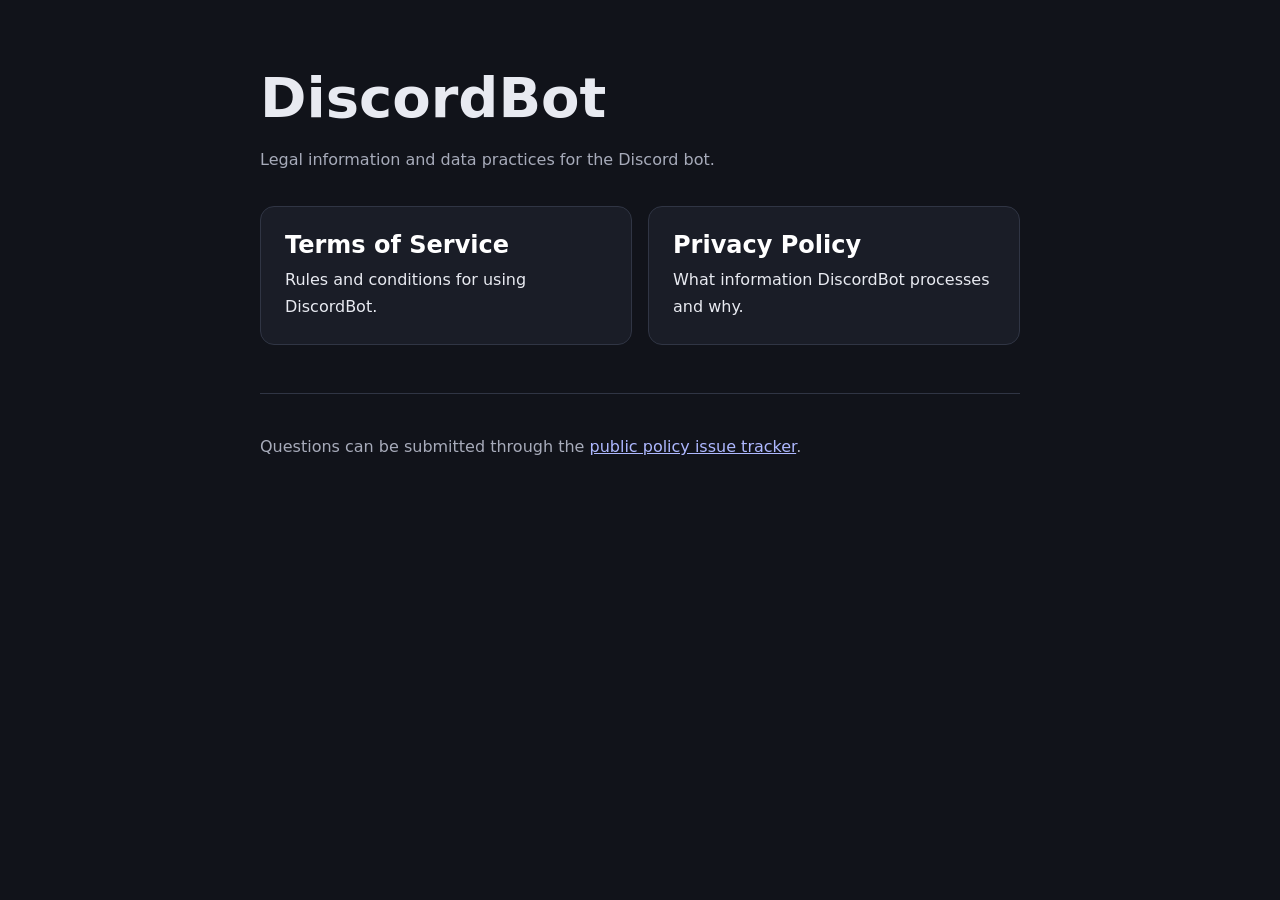
<file: index.html>
<!doctype html>
<html lang="en">
<head>
  <meta charset="utf-8">
  <meta name="viewport" content="width=device-width, initial-scale=1">
  <meta name="description" content="DiscordBot legal information and policies.">
  <title>DiscordBot Policies</title>
  <link rel="stylesheet" href="styles.css">
</head>
<body>
  <main>
    <h1>DiscordBot</h1>
    <p class="subtitle">Legal information and data practices for the Discord bot.</p>

    <section class="cards" aria-label="Policies">
      <a class="card" href="terms.html">
        <h2>Terms of Service</h2>
        <span>Rules and conditions for using DiscordBot.</span>
      </a>
      <a class="card" href="privacy.html">
        <h2>Privacy Policy</h2>
        <span>What information DiscordBot processes and why.</span>
      </a>
    </section>

    <footer>
      <p>Questions can be submitted through the <a href="https://github.com/Jordan-Niisan/DiscordBot-Policies/issues">public policy issue tracker</a>.</p>
    </footer>
  </main>
</body>
</html>
</file>
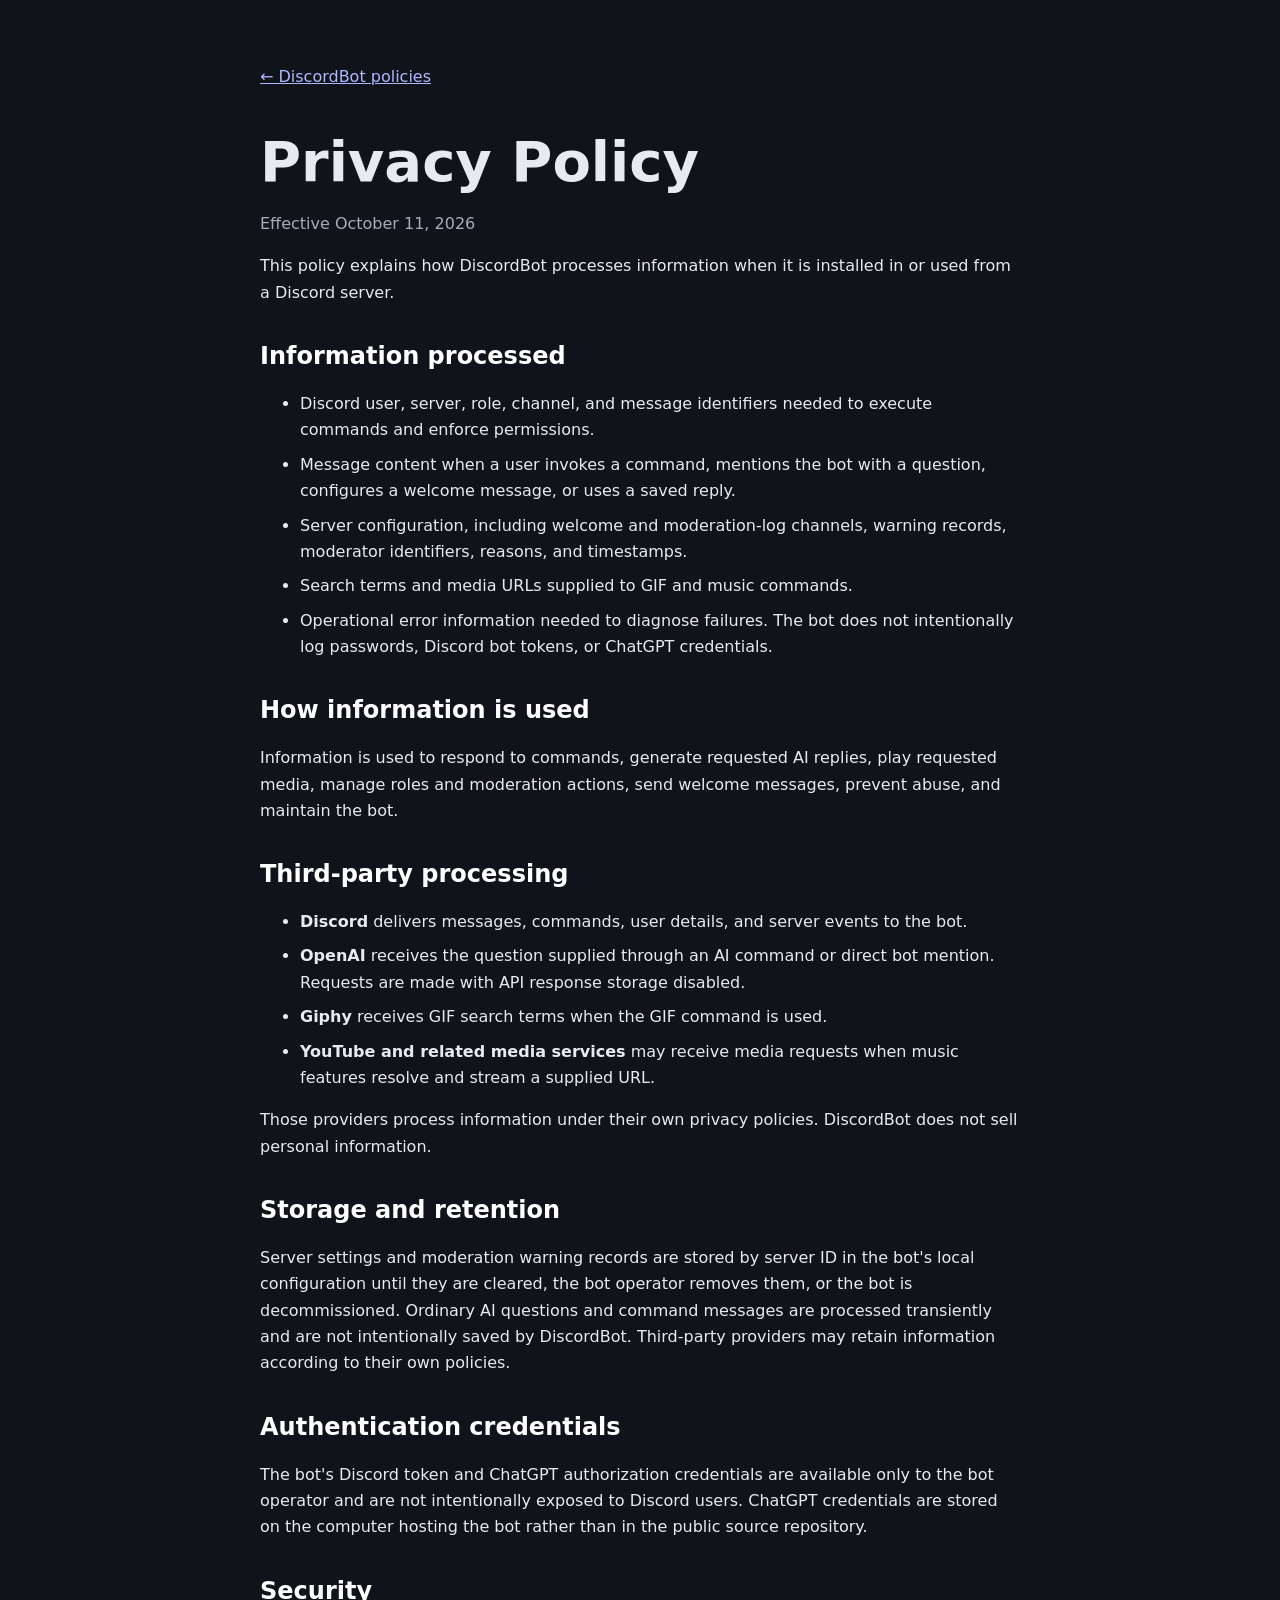
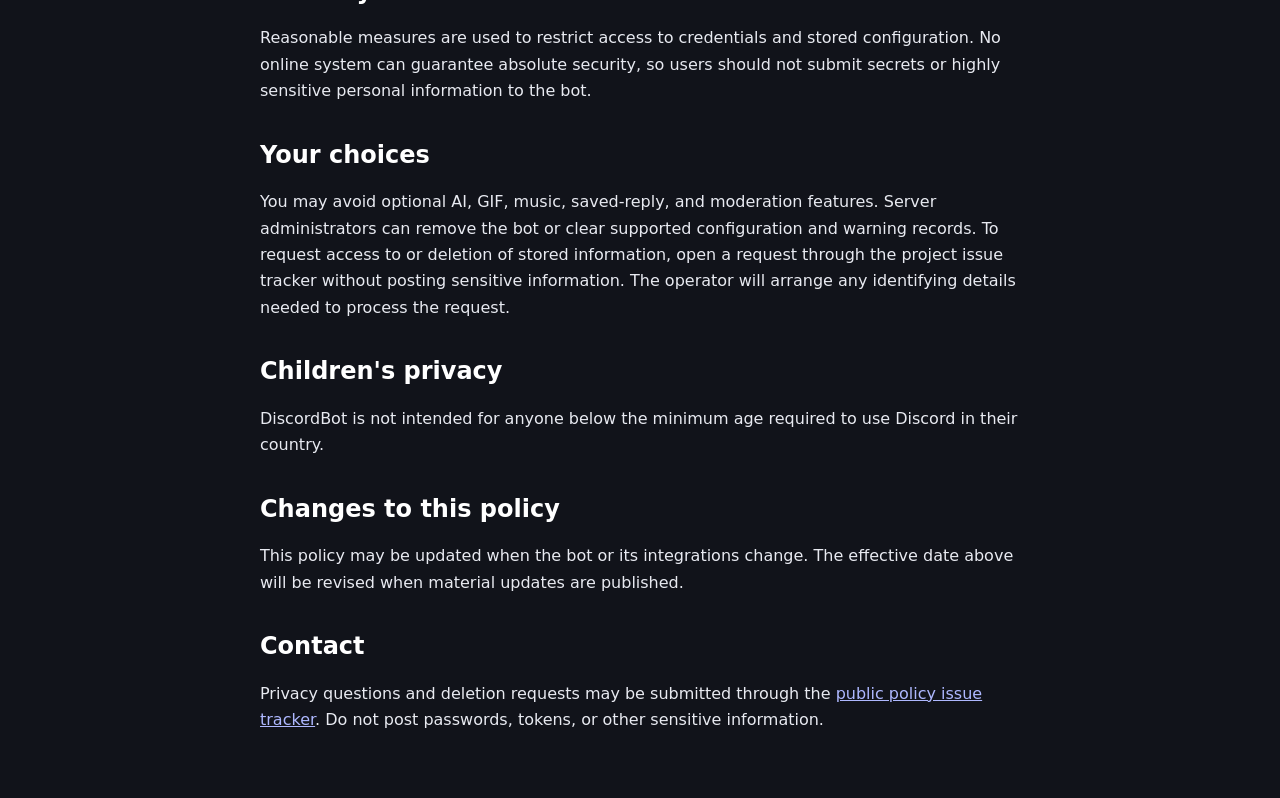
<file: privacy.html>
<!doctype html>
<html lang="en">
<head>
  <meta charset="utf-8">
  <meta name="viewport" content="width=device-width, initial-scale=1">
  <meta name="description" content="Privacy Policy for DiscordBot.">
  <title>Privacy Policy | DiscordBot</title>
  <link rel="stylesheet" href="styles.css">
</head>
<body>
  <main>
    <nav><a href="index.html">← DiscordBot policies</a></nav>
    <h1>Privacy Policy</h1>
    <p class="updated">Effective October 11, 2026</p>

    <p>This policy explains how DiscordBot processes information when it is installed in or used from a Discord server.</p>

    <h2>Information processed</h2>
    <ul>
      <li>Discord user, server, role, channel, and message identifiers needed to execute commands and enforce permissions.</li>
      <li>Message content when a user invokes a command, mentions the bot with a question, configures a welcome message, or uses a saved reply.</li>
      <li>Server configuration, including welcome and moderation-log channels, warning records, moderator identifiers, reasons, and timestamps.</li>
      <li>Search terms and media URLs supplied to GIF and music commands.</li>
      <li>Operational error information needed to diagnose failures. The bot does not intentionally log passwords, Discord bot tokens, or ChatGPT credentials.</li>
    </ul>

    <h2>How information is used</h2>
    <p>Information is used to respond to commands, generate requested AI replies, play requested media, manage roles and moderation actions, send welcome messages, prevent abuse, and maintain the bot.</p>

    <h2>Third-party processing</h2>
    <ul>
      <li><strong>Discord</strong> delivers messages, commands, user details, and server events to the bot.</li>
      <li><strong>OpenAI</strong> receives the question supplied through an AI command or direct bot mention. Requests are made with API response storage disabled.</li>
      <li><strong>Giphy</strong> receives GIF search terms when the GIF command is used.</li>
      <li><strong>YouTube and related media services</strong> may receive media requests when music features resolve and stream a supplied URL.</li>
    </ul>
    <p>Those providers process information under their own privacy policies. DiscordBot does not sell personal information.</p>

    <h2>Storage and retention</h2>
    <p>Server settings and moderation warning records are stored by server ID in the bot's local configuration until they are cleared, the bot operator removes them, or the bot is decommissioned. Ordinary AI questions and command messages are processed transiently and are not intentionally saved by DiscordBot. Third-party providers may retain information according to their own policies.</p>

    <h2>Authentication credentials</h2>
    <p>The bot's Discord token and ChatGPT authorization credentials are available only to the bot operator and are not intentionally exposed to Discord users. ChatGPT credentials are stored on the computer hosting the bot rather than in the public source repository.</p>

    <h2>Security</h2>
    <p>Reasonable measures are used to restrict access to credentials and stored configuration. No online system can guarantee absolute security, so users should not submit secrets or highly sensitive personal information to the bot.</p>

    <h2>Your choices</h2>
    <p>You may avoid optional AI, GIF, music, saved-reply, and moderation features. Server administrators can remove the bot or clear supported configuration and warning records. To request access to or deletion of stored information, open a request through the project issue tracker without posting sensitive information. The operator will arrange any identifying details needed to process the request.</p>

    <h2>Children's privacy</h2>
    <p>DiscordBot is not intended for anyone below the minimum age required to use Discord in their country.</p>

    <h2>Changes to this policy</h2>
    <p>This policy may be updated when the bot or its integrations change. The effective date above will be revised when material updates are published.</p>

    <h2>Contact</h2>
    <p>Privacy questions and deletion requests may be submitted through the <a href="https://github.com/Jordan-Niisan/DiscordBot-Policies/issues">public policy issue tracker</a>. Do not post passwords, tokens, or other sensitive information.</p>
  </main>
</body>
</html>
</file>
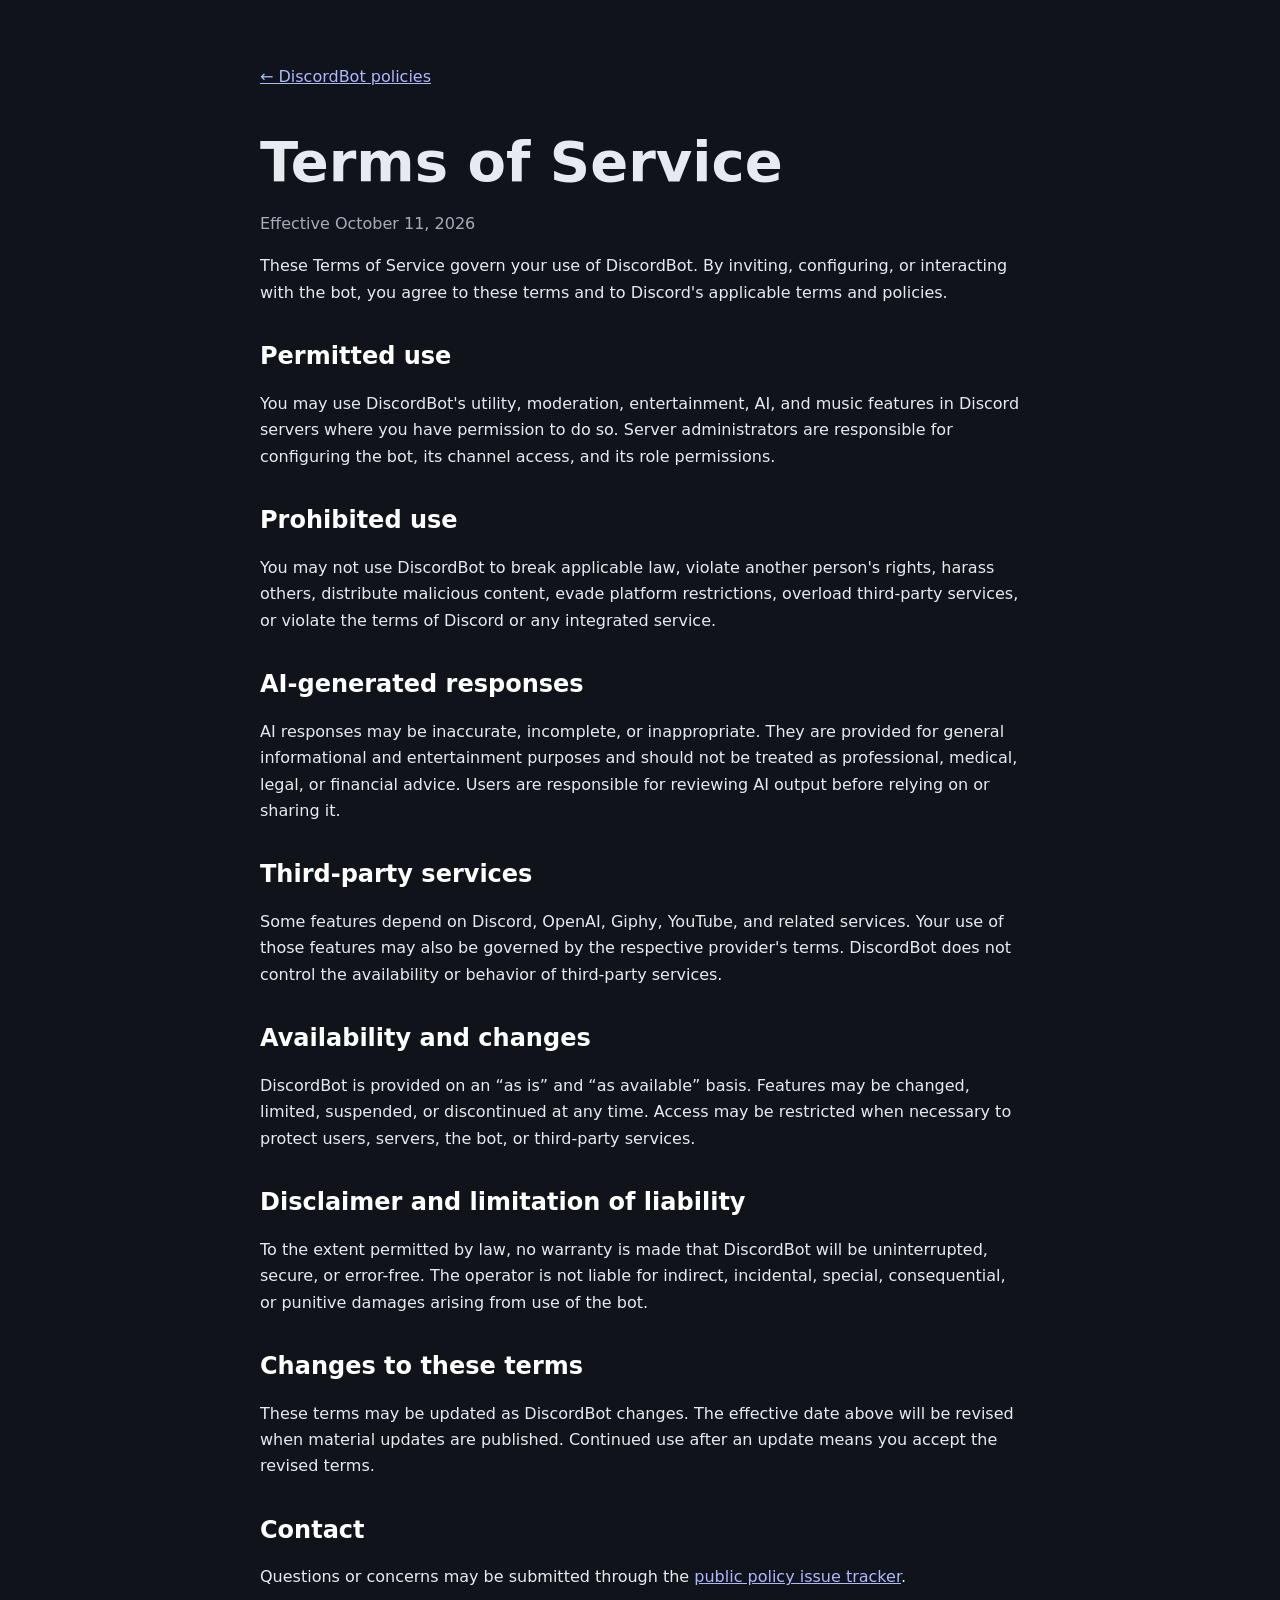
<file: terms.html>
<!doctype html>
<html lang="en">
<head>
  <meta charset="utf-8">
  <meta name="viewport" content="width=device-width, initial-scale=1">
  <meta name="description" content="Terms of Service for DiscordBot.">
  <title>Terms of Service | DiscordBot</title>
  <link rel="stylesheet" href="styles.css">
</head>
<body>
  <main>
    <nav><a href="index.html">← DiscordBot policies</a></nav>
    <h1>Terms of Service</h1>
    <p class="updated">Effective October 11, 2026</p>

    <p>These Terms of Service govern your use of DiscordBot. By inviting, configuring, or interacting with the bot, you agree to these terms and to Discord's applicable terms and policies.</p>

    <h2>Permitted use</h2>
    <p>You may use DiscordBot's utility, moderation, entertainment, AI, and music features in Discord servers where you have permission to do so. Server administrators are responsible for configuring the bot, its channel access, and its role permissions.</p>

    <h2>Prohibited use</h2>
    <p>You may not use DiscordBot to break applicable law, violate another person's rights, harass others, distribute malicious content, evade platform restrictions, overload third-party services, or violate the terms of Discord or any integrated service.</p>

    <h2>AI-generated responses</h2>
    <p>AI responses may be inaccurate, incomplete, or inappropriate. They are provided for general informational and entertainment purposes and should not be treated as professional, medical, legal, or financial advice. Users are responsible for reviewing AI output before relying on or sharing it.</p>

    <h2>Third-party services</h2>
    <p>Some features depend on Discord, OpenAI, Giphy, YouTube, and related services. Your use of those features may also be governed by the respective provider's terms. DiscordBot does not control the availability or behavior of third-party services.</p>

    <h2>Availability and changes</h2>
    <p>DiscordBot is provided on an “as is” and “as available” basis. Features may be changed, limited, suspended, or discontinued at any time. Access may be restricted when necessary to protect users, servers, the bot, or third-party services.</p>

    <h2>Disclaimer and limitation of liability</h2>
    <p>To the extent permitted by law, no warranty is made that DiscordBot will be uninterrupted, secure, or error-free. The operator is not liable for indirect, incidental, special, consequential, or punitive damages arising from use of the bot.</p>

    <h2>Changes to these terms</h2>
    <p>These terms may be updated as DiscordBot changes. The effective date above will be revised when material updates are published. Continued use after an update means you accept the revised terms.</p>

    <h2>Contact</h2>
    <p>Questions or concerns may be submitted through the <a href="https://github.com/Jordan-Niisan/DiscordBot-Policies/issues">public policy issue tracker</a>.</p>
  </main>
</body>
</html>
</file>
<file: styles.css>
:root {
  color-scheme: dark;
  font-family: Inter, ui-sans-serif, system-ui, -apple-system, BlinkMacSystemFont, "Segoe UI", sans-serif;
  background: #11131a;
  color: #e8eaf1;
}

* {
  box-sizing: border-box;
}

body {
  margin: 0;
  line-height: 1.65;
}

main {
  width: min(760px, calc(100% - 32px));
  margin: 64px auto;
}

h1,
h2 {
  line-height: 1.2;
}

h1 {
  font-size: clamp(2rem, 7vw, 3.5rem);
  margin-bottom: 0.25rem;
}

h2 {
  margin-top: 2.25rem;
  color: #ffffff;
}

a {
  color: #aeb8ff;
}

.subtitle,
.updated {
  color: #a7abba;
}

.cards {
  display: grid;
  grid-template-columns: repeat(auto-fit, minmax(240px, 1fr));
  gap: 16px;
  margin-top: 32px;
}

.card {
  display: block;
  padding: 24px;
  border: 1px solid #303544;
  border-radius: 14px;
  background: #1a1d27;
  color: inherit;
  text-decoration: none;
}

.card:hover {
  border-color: #7c89ff;
}

.card h2 {
  margin: 0 0 8px;
}

nav {
  margin-bottom: 32px;
}

li + li {
  margin-top: 8px;
}

footer {
  margin-top: 48px;
  padding-top: 24px;
  border-top: 1px solid #303544;
  color: #a7abba;
}
</file>
